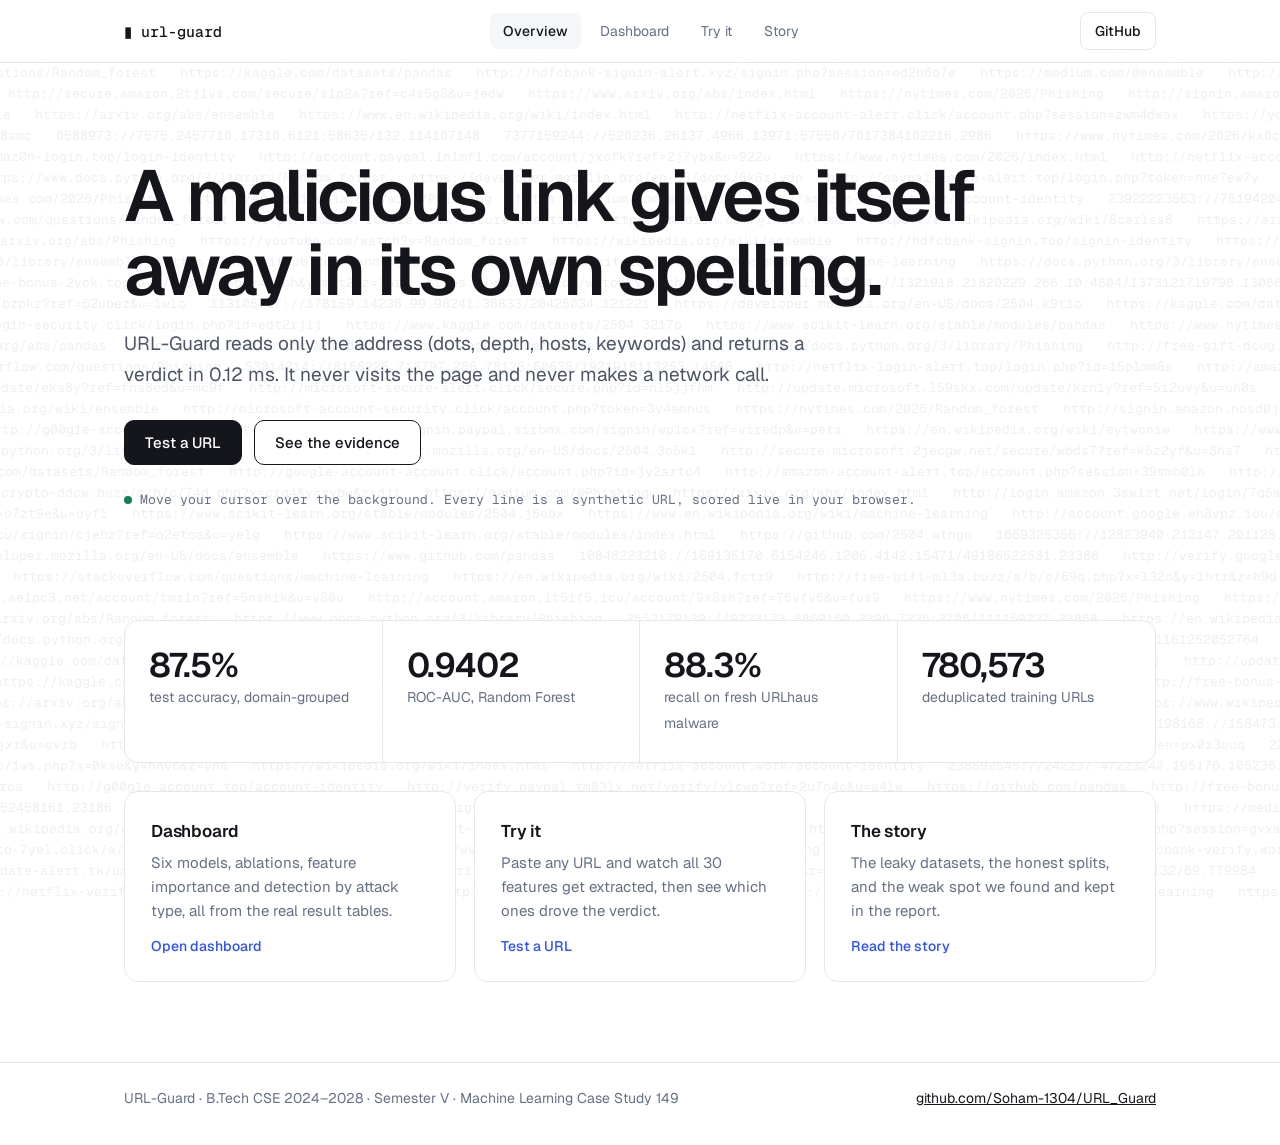
<file: DEMO.html>
<!DOCTYPE html>
<html lang="en">
<head>
<meta charset="utf-8">
<meta name="viewport" content="width=device-width, initial-scale=1">
<meta name="color-scheme" content="light">
<title>URL-Guard</title>
<meta name="description" content="Classifying malicious URLs from the address alone. Random Forest, 30 lexical features, 780,573 URLs, domain-grouped evaluation.">
<link rel="preconnect" href="https://fonts.googleapis.com"><link rel="preconnect" href="https://fonts.gstatic.com" crossorigin>
<link href="https://fonts.googleapis.com/css2?family=Geist:wght@400;500;600;700&family=Geist+Mono:wght@400;500&display=swap" rel="stylesheet">
<style>
:root{--ink:#14161b;--mute:#667085;--faint:#d5d9e0;--line:#e4e7ec;--soft:#f5f6f8;--blue:#2b50ff;--red:#d92d3a;--green:#12805c;--amber:#b45309;
--sans:"Geist",ui-sans-serif,system-ui,-apple-system,"Segoe UI",sans-serif;--mono:"Geist Mono",ui-monospace,SFMono-Regular,Menlo,Consolas,monospace}
*{box-sizing:border-box;margin:0}
body{background:#fff;color:var(--ink);font:400 16px/1.6 var(--sans);-webkit-font-smoothing:antialiased;min-height:100vh}
a{color:inherit}
:focus-visible{outline:2px solid var(--blue);outline-offset:3px;border-radius:4px}
#bg{position:fixed;inset:0;width:100%;height:100%;z-index:0}
.wrap{position:relative;z-index:1;max-width:1080px;margin:0 auto;padding:0 24px}
nav{position:sticky;top:0;z-index:5;background:rgba(255,255,255,.82);backdrop-filter:blur(10px);border-bottom:1px solid var(--line)}
nav .wrap{display:flex;align-items:center;justify-content:space-between;height:62px}
.logo{font:500 15px var(--mono);text-decoration:none}.logo i{font-style:normal;color:var(--blue)}
nav ul{display:flex;gap:6px;list-style:none;padding:0}
nav ul a{display:block;text-decoration:none;font-size:14px;color:var(--mute);padding:7px 13px;border-radius:8px}
nav ul a:hover{color:var(--ink);background:var(--soft)}nav ul a[aria-current]{color:var(--ink);background:var(--soft);font-weight:500}
.gh{font-size:14px;font-weight:500;text-decoration:none;border:1px solid var(--line);padding:7px 14px;border-radius:8px;background:#fff}.gh:hover{border-color:var(--ink)}
main{display:none;padding-bottom:80px}main.on{display:block}
.solid{background:rgba(255,255,255,.94);border:1px solid var(--line);border-radius:14px}
h1{font-size:clamp(38px,6.4vw,72px);line-height:1.03;letter-spacing:-.04em;font-weight:600;max-width:13em}
h2{font-size:clamp(26px,3.6vw,36px);letter-spacing:-.03em;line-height:1.12;font-weight:600}
h3{font-size:17px;font-weight:600;letter-spacing:-.01em}
.lede{margin-top:22px;max-width:36em;font-size:19px;color:#4b5565}
.pg{padding-top:56px}.pg>p.lede{margin-bottom:34px}
.btn{display:inline-block;font:500 15px var(--sans);text-decoration:none;padding:12px 20px;border-radius:10px;border:1px solid var(--ink);background:#fff;cursor:pointer;transition:background .15s}
.btn.p{background:var(--ink);color:#fff}.btn.p:hover{background:var(--blue);border-color:var(--blue)}.btn:not(.p):hover{background:var(--soft)}
.cta{margin-top:30px;display:flex;gap:12px;flex-wrap:wrap}
.hero{padding:96px 0 40px}
.hint{margin-top:26px;font:400 13px var(--mono);color:var(--mute);display:flex;gap:8px;align-items:center}
.hint b{display:inline-block;width:8px;height:8px;border-radius:50%;background:var(--green);animation:pl 1.8s infinite}
@keyframes pl{50%{opacity:.25}}
.kpis{display:grid;grid-template-columns:repeat(4,1fr);margin-top:72px;overflow:hidden}
.kpis div{padding:26px 24px;border-right:1px solid var(--line)}.kpis div:last-child{border:0}
.kpis strong{display:block;font:600 34px/1.1 var(--sans);letter-spacing:-.03em}
.kpis span{font-size:14px;color:var(--mute)}
.tour{margin-top:28px;display:grid;grid-template-columns:repeat(3,1fr);gap:18px}
.tour a{padding:26px;text-decoration:none;transition:border-color .15s,transform .15s}
.tour a:hover{border-color:var(--ink)}.tour p{color:var(--mute);font-size:15px;margin-top:6px}.tour em{font:500 14px var(--sans);font-style:normal;color:var(--blue);display:block;margin-top:14px}
/* dashboard */
.sec{padding:26px 28px;margin-top:18px}.sec>p{color:var(--mute);font-size:15px;max-width:44em;margin-top:6px}
.grid2{display:grid;grid-template-columns:1fr 1fr;gap:18px}.grid2 .sec{margin-top:18px}
.seg{display:flex;flex-wrap:wrap;gap:6px;margin:16px 0 8px}
.seg button{font:500 13px var(--sans);border:1px solid var(--line);background:#fff;border-radius:8px;padding:6px 12px;cursor:pointer;color:var(--mute)}
.seg button[aria-pressed=true]{background:var(--ink);color:#fff;border-color:var(--ink)}
.bar{display:grid;grid-template-columns:150px 1fr 72px;gap:14px;align-items:center;padding:7px 0;font-size:14px}
.bar .t{height:10px;background:var(--soft);border-radius:5px;overflow:hidden}.bar .t i{display:block;height:100%;background:#aeb4c0;border-radius:5px;transition:width .5s cubic-bezier(.2,.7,.2,1)}
.bar.w .t i{background:var(--blue)}.bar.w span:first-child{font-weight:600}.bar b{font:500 13px var(--mono);text-align:right}
.bar.r .t i{background:var(--red)}.bar.g .t i{background:var(--green)}.bar.a .t i{background:var(--amber)}
.tbl{width:100%;border-collapse:collapse;font-size:14px;margin-top:12px}.tbl td,.tbl th{text-align:left;padding:9px 8px;border-bottom:1px solid var(--line)}.tbl th{font-weight:500;color:var(--mute)}.tbl td:not(:first-child),.tbl th:not(:first-child){text-align:right;font-family:var(--mono);font-size:13px}
.note{font-size:13.5px;color:var(--mute);margin-top:12px}
.warn{border-color:#f0d9b5;background:rgba(255,251,243,.95)}
/* test */
.tin{display:flex;gap:10px;padding:14px}.tin input{flex:1;min-width:0;font:400 15px var(--mono);padding:13px 14px;border:1px solid var(--line);border-radius:10px;background:#fff;color:var(--ink)}
.tin input:focus{outline:2px solid var(--blue);outline-offset:-1px;border-color:transparent}
.chips{display:flex;flex-wrap:wrap;gap:8px;margin:14px 0 18px}.chips button{font:400 12.5px var(--mono);border:1px solid var(--line);background:#fff;border-radius:999px;padding:6px 12px;cursor:pointer;color:#475467}.chips button:hover{border-color:var(--ink);color:var(--ink)}
.res{display:grid;grid-template-columns:300px 1fr;gap:18px;margin-top:18px}
.verd{padding:26px;text-align:center}.verd .v{font:600 26px var(--sans);letter-spacing:-.02em}.verd .pc{font:600 54px/1.1 var(--sans);letter-spacing:-.04em;margin:6px 0}
.verd.ok{border-color:#9fd8c2;background:rgba(236,250,244,.96)}.verd.ok .v,.verd.ok .pc{color:var(--green)}
.verd.bad{border-color:#f0a8ae;background:rgba(254,240,241,.96)}.verd.bad .v,.verd.bad .pc{color:var(--red)}
.verd p{font-size:13.5px;color:#475467;text-align:left;margin-top:14px}.verd ul{text-align:left;margin:14px 0 0 18px;font-size:14px}
.fgrid{display:grid;grid-template-columns:repeat(2,1fr);gap:0 28px;margin-top:10px}
.fg h4{font:500 13px var(--sans);color:var(--mute);margin:14px 0 4px}
.fr{display:flex;justify-content:space-between;font:400 13px var(--mono);padding:3px 0;border-bottom:1px dashed var(--line)}.fr b{font-weight:500}.fr.hot b{color:var(--red)}
/* story */
.tl{position:relative;margin-top:10px;padding-left:34px}.tl:before{content:"";position:absolute;left:8px;top:8px;bottom:8px;width:1px;background:var(--line)}
.ev{position:relative;padding:22px 26px;margin-bottom:16px}.ev:before{content:"";position:absolute;left:-31px;top:30px;width:11px;height:11px;border-radius:50%;background:#fff;border:2px solid var(--blue)}
.ev.bad:before{border-color:var(--red)}
.ev p{color:#475467;margin-top:8px;max-width:46em}.ev code{font:400 13px var(--mono);background:var(--soft);padding:2px 6px;border-radius:5px}
.ev .stat{display:inline-block;font:500 13px var(--mono);margin-top:12px;padding:4px 10px;border-radius:7px;background:var(--soft)}
details{border-bottom:1px solid var(--line);padding:14px 0}details summary{cursor:pointer;font-weight:500;list-style:none;display:flex;justify-content:space-between;gap:12px}details summary:after{content:"+";font:400 20px var(--mono);color:var(--mute)}details[open] summary:after{content:"–"}
details p{color:#475467;margin-top:10px;font-size:15px;max-width:48em}
.code{background:var(--ink);color:#e7e9ee;border-radius:12px;padding:20px 24px;font:400 13.5px/1.7 var(--mono);overflow-x:auto;margin-top:16px;white-space:pre}.code .m{color:#8b92a0}.code .g{color:#7ee0b5}
footer{position:relative;z-index:1;background:rgba(255,255,255,.94);border-top:1px solid var(--line);padding:24px 0 36px;font-size:14px;color:var(--mute)}
footer .wrap{display:flex;justify-content:space-between;flex-wrap:wrap;gap:12px}footer a{color:var(--ink)}
@media(max-width:860px){.kpis,.tour,.grid2,.res,.fgrid{grid-template-columns:1fr}.kpis div{border-right:0;border-bottom:1px solid var(--line)}nav ul a{padding:7px 9px}.gh{display:none}.bar{grid-template-columns:110px 1fr 64px}}
@media(max-width:520px){.tin{flex-direction:column}.hero{padding-top:56px}}
@media(prefers-reduced-motion:reduce){*{transition:none!important;animation:none!important}}
</style>
</head>
<body>
<canvas id="bg" aria-hidden="true"></canvas>
<nav aria-label="Main"><div class="wrap">
  <a class="logo" href="#/">▮ url-guard</a>
  <ul id="nav"><li><a href="#/">Overview</a></li><li><a href="#/dashboard">Dashboard</a></li><li><a href="#/test">Try it</a></li><li><a href="#/story">Story</a></li></ul>
  <a class="gh" href="https://github.com/Soham-1304/URL_Guard" target="_blank" rel="noopener">GitHub</a>
</div></nav>

<main id="p-home" class="on"><div class="wrap">
  <section class="hero">
    <h1>A malicious link gives itself away in its own spelling.</h1>
    <p class="lede">URL-Guard reads only the address (dots, depth, hosts, keywords) and returns a verdict in 0.12 ms. It never visits the page and never makes a network call.</p>
    <div class="cta"><a class="btn p" href="#/test">Test a URL</a><a class="btn" href="#/dashboard">See the evidence</a></div>
    <p class="hint"><b></b>Move your cursor over the background. Every line is a synthetic URL, scored live in your browser.</p>
  </section>
  <div class="kpis solid">
    <div><strong>87.5%</strong><span>test accuracy, domain-grouped</span></div>
    <div><strong>0.9402</strong><span>ROC-AUC, Random Forest</span></div>
    <div><strong>88.3%</strong><span>recall on fresh URLhaus malware</span></div>
    <div><strong>780,573</strong><span>deduplicated training URLs</span></div>
  </div>
  <div class="tour">
    <a class="solid" href="#/dashboard"><h3>Dashboard</h3><p>Six models, ablations, feature importance and detection by attack type, all from the real result tables.</p><em>Open dashboard</em></a>
    <a class="solid" href="#/test"><h3>Try it</h3><p>Paste any URL and watch all 30 features get extracted, then see which ones drove the verdict.</p><em>Test a URL</em></a>
    <a class="solid" href="#/story"><h3>The story</h3><p>The leaky datasets, the honest splits, and the weak spot we found and kept in the report.</p><em>Read the story</em></a>
  </div>
</div></main>

<main id="p-dashboard"><div class="wrap pg">
  <h2>Every number, from the result tables.</h2>
  <p class="lede" style="font-size:17px">All six models were scored on the same domain-grouped test split of 55,292 URLs, so no domain appears in both training and test.</p>
  <div class="kpis solid" style="margin-top:0">
    <div><strong>87.70%</strong><span>precision, the highest of six</span></div>
    <div><strong>7.1%</strong><span>benign URLs wrongly flagged</span></div>
    <div><strong>100%</strong><span>of 25,372 IP-hosted malware caught</span></div>
    <div><strong>0.12 ms</strong><span>per URL to score</span></div>
  </div>
  <section class="sec solid"><h3>Model comparison</h3><p>Pick a metric. Bars start at zero, so gaps are not exaggerated.</p>
    <div class="seg" id="mseg"></div><div id="mbars"></div></section>
  <div class="grid2">
    <section class="sec solid"><h3>Detection by attack type</h3><p>Random Forest, share of URLs flagged malicious on the test set.</p><div id="sub"></div></section>
    <section class="sec solid"><h3>Most predictive features</h3><p>Drop in test ROC-AUC when a feature is shuffled.</p><div id="imp"></div></section>
  </div>
  <section class="sec solid"><h3>What feature engineering bought</h3><p>Random Forest F1 as feature groups were added. Axis starts at 0.70.</p><div id="abl"></div>
    <p class="note">Length alone scores ROC-AUC 0.5551, close to a coin flip. Removing the length group from the full set costs 2.07% F1, so it only helps in combination.</p></section>
  <section class="sec solid"><h3>Datasets and leakage protection</h3>
    <div style="overflow-x:auto"><table class="tbl"><tr><th>Split</th><th>Rows</th><th>Domains</th><th>% malicious</th></tr>
    <tr><td>Train</td><td>286,919</td><td>110,271</td><td>39.3%</td></tr><tr><td>Validation</td><td>57,538</td><td>22,130</td><td>39.0%</td></tr><tr><td>Test</td><td>55,292</td><td>22,061</td><td>38.9%</td></tr>
    <tr><td>External malicious</td><td>85,835</td><td>44,087</td><td>100%</td></tr><tr><td>External benign</td><td>4,190</td><td>3,862</td><td>0%</td></tr><tr><td>URLhaus fresh feed</td><td>43,599</td><td>17,030</td><td>100%</td></tr></table></div></section>
  <section class="sec solid warn"><h3>Where it struggles</h3><p>On the external collector, Random Forest flags only 27.6% of malicious URLs and clears 67.2% of benign ones. Phishing is caught 74.7% of the time on the test split, below malware at 87.0%. We report this because a model that only shows its best number can't be trusted. The <a href="#/story">story page</a> explains why this happens.</p></section>
</div></main>

<main id="p-test"><div class="wrap pg">
  <h2>Paste a URL. Watch it get read.</h2>
  <p class="lede" style="font-size:17px">The 30 features below are computed by a JavaScript port of the project's extractor. The verdict comes from a transparent preview scorer, because the trained forest runs in Python.</p>
  <form class="tin solid" id="form"><input id="inp" aria-label="URL to scan" placeholder="http://paypal-verification-account-security.com/login.php?update=true" autocomplete="off" spellcheck="false"><button class="btn p" type="submit">Analyze</button></form>
  <div class="chips" id="chips"></div>
  <div class="res" id="res"></div>
  <p class="note">For the real Random Forest verdict, run <code>streamlit run app.py</code> from the repo. The preview scorer here is a hand-weighted rule set over the same features and will disagree with the model on edge cases.</p>
</div></main>

<main id="p-story"><div class="wrap pg">
  <h2>How a class project became a careful one.</h2>
  <p class="lede" style="font-size:17px">The headline accuracy is the least interesting part. The decisions behind it are what make it believable.</p>
  <div class="tl">
    <div class="ev solid"><h3>The problem</h3><p>Blocklists only know URLs someone already reported, and opening a suspicious link to inspect it is the risk itself. The goal: decide from the string alone, before anyone clicks.</p></div>
    <div class="ev solid"><h3>The data was lying</h3><p>Merging the Kaggle collectors, 522,260 URLs turned out to be identical across two files. We deduplicated them and dropped 13,124 URLs labeled both benign and malicious.</p><span class="stat">84.6% overlap · 13,124 label conflicts</span></div>
    <div class="ev solid"><h3>The model could guess the source</h3><p>A forest could predict which collector a URL came from far above chance, a sign it would learn the collector instead of the threat. So training uses one source only, and the others are held out for testing.</p><span class="stat">source-bias gap 0.447</span></div>
    <div class="ev solid"><h3>Splits by domain, not by row</h3><p>Related URLs from one domain leak across a random split and inflate scores. Train, validation and test share no domains, with at most 50 URLs per domain.</p></div>
    <div class="ev solid"><h3>Six algorithms, one honest comparison</h3><p>Random Forest won on accuracy, precision and AUC. KNN needed 108 seconds just to score the test set. Naive Bayes collapsed to 21% recall because URL features are strongly correlated, which breaks its independence assumption.</p><span class="stat">Random Forest · 0.9402 ROC-AUC</span></div>
    <div class="ev solid"><h3>What the model actually looks at</h3><p>The dot count dominates: shuffling it costs about 0.11 ROC-AUC, more than three times any other feature. Malicious URLs lean on subdomains, dotted IPs and file extensions.</p></div>
    <div class="ev solid"><h3>Fresh malware it had never seen</h3><p>On 29,715 URLhaus URLs from unseen domains, it flagged 88.8%. Every one of the 25,372 raw-IP URLs was caught.</p><span class="stat">88.8% zero-shot · 100% IP hosts</span></div>
    <div class="ev solid bad"><h3>Where it falls short</h3><p>On the external balanced collector, only 27.6% of malicious URLs are flagged and 67.2% of benign ones cleared. A URL-only model also cannot catch a clean-looking URL on a hacked legitimate site. Phishing, which imitates normal addresses, is the hardest class.</p><span class="stat">27.6% recall · 67.2% specificity on external set</span></div>
  </div>
  <section class="sec solid" style="margin-top:34px"><h3>The six research questions</h3>
    <details><summary>Can malicious URLs be classified without visiting the site?</summary><p>Yes. 87.50% accuracy and 0.9402 ROC-AUC from the string alone, with no network request, DNS query or page content.</p></details>
    <details><summary>Which features are most predictive?</summary><p>n_dots first, then path_length, n_params, n_slashes, hostname_length and n_subdomains, by permutation importance.</p></details>
    <details><summary>Which algorithm performs best?</summary><p>Random Forest, with the best accuracy, precision and ROC-AUC. Gradient Boosting has the best recall.</p></details>
    <details><summary>Does URL length contribute?</summary><p>Only alongside other features. Alone it reaches 0.5551 ROC-AUC. Benign URLs average 56.9 characters and malicious ones 59.2.</p></details>
    <details><summary>How does feature engineering help?</summary><p>F1 rose from 0.7657 to 0.8317 and ROC-AUC from 0.8907 to 0.9375 as structural, host, keyword and brand features were added.</p></details>
    <details><summary>Can it classify unseen URLs?</summary><p>Yes, with limits: 88.8% on unseen URLhaus domains, but weaker on the external balanced collector.</p></details></section>
  <div class="code"><span class="m"># reproduce everything</span>
<span class="g">$</span> pip install -r requirements.txt
<span class="g">$</span> streamlit run app.py
<span class="g">$</span> python -m pytest url-guard/tests   <span class="m"># 27 tests</span></div>
</div></main>

<footer><div class="wrap"><span>URL-Guard · B.Tech CSE 2024–2028 · Semester V · Machine Learning Case Study 149</span><a href="https://github.com/Soham-1304/URL_Guard" target="_blank" rel="noopener">github.com/Soham-1304/URL_Guard</a></div></footer>

<script>
const $=s=>document.querySelector(s),pct=v=>(v*100).toFixed(2)+"%";
/* ---- port of url-guard/src/features.py ---- */
const KW="login signin sign-in verify verification secure account update confirm banking password passwd wallet webscr billing invoice support unlock suspend recover authenticate free bonus prize gift crypto airdrop".split(" ");
const SHORT=new Set("bit.ly tinyurl.com t.co goo.gl ow.ly is.gd buff.ly rebrand.ly cutt.ly shorturl.at tiny.cc rb.gy t.ly".split(" "));
const RISKY=new Set("zip mov xyz top tk ml ga cf gq click country work support rest icu cyou buzz monster sbs cfd".split(" "));
const BRANDS="google facebook paypal amazon apple microsoft netflix instagram whatsapp linkedin twitter youtube github dropbox adobe ebay walmart chase wellsfargo bankofamerica citibank hdfcbank icicibank sbi paytm phonepe flipkart outlook office365 yahoo spotify steam binance coinbase metamask dhl fedex ups usps irs".split(" ");
const GROUPS={"Length":["url_length","hostname_length","path_length","query_length","longest_token_len"],"Counts":["n_dots","n_hyphens","n_slashes","n_digits","n_special","n_params","n_pct_encoded","n_at","path_depth","n_subdomains","keyword_count"],"Ratios":["digit_ratio","letter_ratio","special_ratio"],"Host":["has_ip_host","has_port","has_punycode","is_shortener","risky_tld","host_entropy","domain_digit_count","domain_hyphen_count"],"Brand":["min_brand_dist","brand_in_subdomain","brand_in_path"]};
function lev(a,b,cap=4){if(a===b)return 0;if(Math.abs(a.length-b.length)>cap)return cap+1;let p=Array.from({length:b.length+1},(_,i)=>i);for(let i=1;i<=a.length;i++){const c=[i];for(let j=1;j<=b.length;j++)c.push(Math.min(p[j]+1,c[j-1]+1,p[j-1]+(a[i-1]!==b[j-1]?1:0)));if(Math.min(...c)>cap)return cap+1;p=c}return p[b.length]}
function ent(s){if(!s)return 0;const m={};for(const c of s)m[c]=(m[c]||0)+1;return -Object.values(m).reduce((a,v)=>a+v/s.length*Math.log2(v/s.length),0)}
function feats(raw){
  raw=(raw||"").trim();if(!raw)return null;
  const u=/^[a-z][a-z0-9+.\-]*:\/\//i.test(raw)?raw:"http://"+raw.replace(/^\/+/,"");
  let P;try{P=new URL(u)}catch{return null}
  const host=P.hostname.toLowerCase().replace(/^\[|\]$/g,"");if(!host)return null;
  const nos=u.split("://")[1],m=nos.match(/^([^\/?#]*)([^?#]*)(?:\?([^#]*))?/),path=m[2]||"",query=m[3]||"";
  let dec=nos;try{dec=decodeURIComponent(nos)}catch{}dec=dec.toLowerCase();
  const ip=/^(\d{1,3}\.){3}\d{1,3}$/.test(host)||/^0x[0-9a-f]+$/i.test(host)||/^\d{8,10}$/.test(host)||host.includes(":");
  const L=host.split("."),two=L.length>=3&&L[L.length-1].length===2&&["co","com","org","net","gov","ac","edu"].includes(L[L.length-2]),sl=two?2:1;
  const domain=ip?"":(L[L.length-sl-1]||""),suffix=L.slice(L.length-sl).join(".");
  let sub=ip?[]:L.slice(0,Math.max(0,L.length-sl-1));if(sub[0]==="www")sub=sub.slice(1);
  const reg=ip?host:[domain,suffix].filter(Boolean).join(".");
  const n=nos.length,dg=(nos.match(/\d/g)||[]).length,lt=(nos.match(/[a-z]/gi)||[]).length,sp=n-dg-lt,tk=nos.split(/[^a-zA-Z0-9]+/).filter(Boolean);
  const bd=domain&&!ip?Math.min(...BRANDS.map(b=>lev(domain,b))):5,st=sub.join(".").toLowerCase(),pt=(path+"?"+query).toLowerCase();
  const port=P.port===""?null:+P.port;
  return{url_length:n,hostname_length:host.length,path_length:path.length,query_length:query.length,longest_token_len:Math.max(0,...tk.map(t=>t.length)),
    n_dots:(nos.match(/\./g)||[]).length,n_hyphens:(nos.match(/-/g)||[]).length,n_slashes:(nos.match(/\//g)||[]).length,n_digits:dg,n_special:sp,
    n_params:query.split("&").filter(Boolean).length,n_pct_encoded:(nos.match(/%[0-9a-f]{2}/gi)||[]).length,n_at:(nos.match(/@/g)||[]).length,
    path_depth:path.split("/").filter(Boolean).length,n_subdomains:ip?0:sub.length,keyword_count:KW.reduce((a,k)=>a+dec.split(k).length-1,0),
    digit_ratio:+(dg/n).toFixed(3),letter_ratio:+(lt/n).toFixed(3),special_ratio:+(sp/n).toFixed(3),
    has_ip_host:+ip,has_port:+(port!==null&&port!==80&&port!==443),has_punycode:+host.includes("xn--"),is_shortener:+SHORT.has(reg),
    risky_tld:+RISKY.has(suffix.split(".").pop()),host_entropy:+ent(host).toFixed(2),domain_digit_count:(domain.match(/\d/g)||[]).length,domain_hyphen_count:(domain.match(/-/g)||[]).length,
    min_brand_dist:bd,brand_in_subdomain:+BRANDS.some(b=>st.includes(b)&&b!==domain),brand_in_path:+BRANDS.some(b=>pt.includes(b)&&b!==domain)};
}
/* preview scorer: transparent hand-weighted rules over the real features (NOT the trained forest) */
function score(f){
  let s=-1.8;const w=[],add=(v,t)=>{if(v>0){s+=v;w.push([v,t])}};
  add(f.has_ip_host*3,"IP address used as host");add(f.has_port*1,"non-standard port");
  add(Math.max(0,f.n_dots-2)*.45,f.n_dots+" dots");add(Math.min(f.n_subdomains,4)*.35*(f.n_subdomains>1),f.n_subdomains+" subdomains");
  add(Math.min(f.keyword_count,4)*.55,f.keyword_count+" suspicious keyword"+(f.keyword_count>1?"s":""));
  add(f.risky_tld*1.3,"risky top-level domain");add(f.domain_hyphen_count*.3,f.domain_hyphen_count+" hyphens in domain");
  add(Math.min(f.domain_digit_count,3)*.15,"digits inside domain name");add(f.brand_in_subdomain*1.6,"brand name used as a subdomain");add(f.brand_in_path*.9,"brand name in path");
  add(f.min_brand_dist>0&&f.min_brand_dist<=2?1:0,"domain close to a known brand");add(f.n_at*1.5,"@ symbol");add(f.is_shortener*.8,"link shortener");add(f.has_punycode,"punycode host");
  add(f.n_params*.35,f.n_params+" query parameter"+(f.n_params>1?"s":""));add(Math.max(0,f.path_length-40)*.02,"long path");add(Math.min(f.n_pct_encoded,5)*.2,"percent-encoded characters");add(f.host_entropy>3.8?.5:0,"high-entropy host");
  return{p:1/(1+Math.exp(-s)),why:w.sort((a,b)=>b[0]-a[0]).map(x=>x[1])};
}
/* ---- ASCII URL field ---- */
const cv=$("#bg"),cx=cv.getContext("2d"),reduce=matchMedia("(prefers-reduced-motion: reduce)").matches;
const R=a=>a[Math.random()*a.length|0],rs=n=>Array.from({length:n},()=>"abcdefghijklmnopqrstuvwxyz0123456789"[Math.random()*36|0]).join("");
const GOOD=["wikipedia.org/wiki/","github.com/","docs.python.org/3/library/","stackoverflow.com/questions/","nytimes.com/2026/","developer.mozilla.org/en-US/docs/","arxiv.org/abs/","youtube.com/watch?v=","en.wikipedia.org/wiki/","medium.com/@","kaggle.com/datasets/","scikit-learn.org/stable/modules/"];
const mkGood=()=>"https://"+R(["www.",""])+R(GOOD)+R(["Random_forest","pandas","2504."+rs(5),"ensemble","machine-learning",rs(8),"Phishing","index.html"]);
const mkBad=()=>{const k=Math.random()*5|0,b=R(["paypal","google","amazon","netflix","hdfcbank","microsoft"]),w=R(["login","verify","secure","account","update","signin"]);
  return k===0?`http://${rs(3)}.${rs(3)}.${rs(2)}.${rs(2)}:${rs(0)||(1000+Math.random()*60000|0)}/${R(["bin.sh","mirai.x86","a.exe","payload"])}`.replace(/[a-z]/g,()=>Math.random()*255|0)
   :k===1?`http://${b}-${w}-${R(["account","security","alert"])}.${R(["xyz","top","click","tk"])}/${w}.php?${R(["id","session","token"])}=${rs(8)}`
   :k===2?`http://${w}.${b}.${rs(6)}.${R(["com","net","icu"])}/${w}/${rs(5)}?ref=${rs(6)}&u=${rs(4)}`
   :k===3?`http://${b.replace(/o/g,"0").replace(/l/g,"1")}-${w}.${R(["xyz","top","work"])}/${w}-identity`
   :`http://free-${R(["gift","bonus","prize","crypto"])}-${rs(4)}.${R(["top","click","buzz"])}/a/b/c/${rs(3)}.php?x=${rs(4)}&y=${rs(4)}&z=${rs(3)}`};
let rows=[],W,H,cw,LH=21,mx=-1,my=-1,last=0;
function mkRow(i){const segs=[];let s="",len=0;const target=Math.ceil(W/cw)*1.6+40;
  while(len<target){const url=Math.random()<.5?mkGood():mkBad(),f=feats(url),sc=f?score(f):{p:.5};segs.push({a:s.length,b:s.length+url.length,url,p:sc.p});s+=url+"   ";len=s.length}
  return{s,segs,L:s.length,off:Math.random()*s.length*cw,v:(8+Math.random()*20)*(i%2?1:-1)}}
function size(){const d=devicePixelRatio||1;W=innerWidth;H=innerHeight;cv.width=W*d;cv.height=H*d;cx.setTransform(d,0,0,d,0,0);cx.font='400 13px "Geist Mono",ui-monospace,Menlo,monospace';cw=cx.measureText("M").width;rows=Array.from({length:Math.ceil(H/LH)+1},(_,i)=>mkRow(i))}
function draw(t){
  const dt=Math.min(.05,(t-last)/1000||0);last=t;cx.clearRect(0,0,W,H);cx.font='400 13px "Geist Mono",ui-monospace,Menlo,monospace';cx.textBaseline="middle";
  const hr=my>=0?Math.floor(my/LH):-9;let tag=null;
  rows.forEach((r,i)=>{if(!reduce)r.off=(r.off+r.v*dt+r.L*cw*4)%(r.L*cw);
    const P=r.L*cw,x0=-r.off,y=i*LH+LH/2,near=Math.abs(i-hr);
    cx.fillStyle=near===0?"rgba(20,22,27,.16)":near===1?"rgba(20,22,27,.12)":"rgba(95,106,125,.105)";
    cx.fillText(r.s,x0,y);cx.fillText(r.s,x0+P,y);
    if(near===0){let ci=((mx-x0)/cw)|0;ci=((ci%r.L)+r.L)%r.L;const sg=r.segs.find(g=>ci>=g.a&&ci<g.b);
      if(sg){const bad=sg.p>=.5,col=bad?"217,45,58":"18,128,92";
        [x0,x0+P].forEach(bx=>{const x=bx+sg.a*cw;if(x+sg.url.length*cw>0&&x<W){cx.fillStyle=`rgba(${col},.1)`;cx.fillRect(x-3,y-LH/2+1,sg.url.length*cw+6,LH-2);cx.fillStyle=`rgb(${col})`;cx.fillText(sg.url,x,y)}});
        tag={t:(bad?"malicious ":"benign ")+Math.round(sg.p*100)+"%",col}}}});
  if(tag){cx.font='500 12px "Geist Mono",monospace';const tw=cx.measureText(tag.t).width+18,tx=Math.min(mx+14,W-tw-8),ty=Math.min(my+16,H-30);
    cx.fillStyle="#fff";cx.strokeStyle=`rgb(${tag.col})`;cx.beginPath();cx.roundRect(tx,ty,tw,24,7);cx.fill();cx.stroke();cx.fillStyle=`rgb(${tag.col})`;cx.fillText(tag.t,tx+9,ty+12.5)}
  requestAnimationFrame(draw)}
addEventListener("pointermove",e=>{if(e.target.closest(".solid,nav,.btn,input,button,.tin,details,.code,footer,.chips")){mx=my=-1}else{mx=e.clientX;my=e.clientY}});
document.addEventListener("pointerleave",()=>{mx=my=-1});
let rz;addEventListener("resize",()=>{clearTimeout(rz);rz=setTimeout(size,200)});
(document.fonts&&document.fonts.ready||Promise.resolve()).then(()=>{size();requestAnimationFrame(draw)});
/* ---- dashboard ---- */
const M=[["Random Forest",.875,.877,.7916,.8321,.9402,.8828],["Gradient Boosting",.8678,.8372,.822,.8295,.9319,.9045],["KNN",.8585,.8501,.7751,.8109,.9192,.8945],["Decision Tree",.8506,.8077,.8116,.8097,.8949,.9039],["Logistic Regression",.7948,.723,.771,.7462,.8663,.9073],["Naive Bayes",.6726,.8191,.2098,.334,.7434,.8721]];
const MN=["Accuracy","Precision","Recall","F1","ROC-AUC","URLhaus recall"];let mi=4;
function bars(el,data,fmt,cls=""){$(el).innerHTML=data.map(d=>`<div class="bar ${d.c||cls}"><span>${d.n}</span><div class="t"><i style="width:${Math.max(0,Math.min(100,d.w))}%"></i></div><b>${fmt(d.v)}</b></div>`).join("")}
function drawM(){$("#mseg").innerHTML=MN.map((n,i)=>`<button aria-pressed="${i===mi}" data-i="${i}">${n}</button>`).join("");
  bars("#mbars",M.map((r,i)=>({n:r[0],v:r[mi+1],w:r[mi+1]*100,c:r[0]==="Random Forest"?"w":""})),pct)}
$("#mseg").addEventListener("click",e=>{const b=e.target.closest("button");if(b){mi=+b.dataset.i;drawM()}});drawM();
bars("#sub",[["Malware",.8696,"g"],["Defacement",.8222,"g"],["Phishing",.7474,"a"],["Benign (false alarms)",.0714,"r"]].map(a=>({n:a[0],v:a[1],w:a[1]*100,c:a[2]})),pct);
bars("#imp",[["n_dots",.11],["path_length",.033],["n_params",.027],["n_slashes",.02],["hostname_length",.019],["n_subdomains",.018]].map(a=>({n:a[0],v:a[1],w:a[1]/.11*100,c:a[0]==="n_dots"?"w":""})),v=>"−"+v.toFixed(3));
bars("#abl",[["Raw length + counts (6)",.7657],["+ structure (18)",.8189],["+ host signals (26)",.8279],["+ keywords (27)",.828],["+ brand typosquat (30)",.8317]].map((a,i)=>({n:a[0],v:a[1],w:(a[1]-.7)/.2*100,c:i===4?"w":""})),v=>v.toFixed(4));
/* ---- test page ---- */
const PRE=[["Google search","https://www.google.com/search?q=machine+learning+research"],["Wikipedia","https://en.wikipedia.org/wiki/Random_forest"],["Fake PayPal","http://paypal-verification-account-security.com/login.php?update=true"],["Raw IP malware","http://175.173.82.102:52403/bin.sh"],["Google lookalike","http://g00gle-security-alert.xyz/verify-identity"],["Bank login lure","https://secure-banking-login-auth.net/portal/signin?ref=account"]];
$("#chips").innerHTML=PRE.map((p,i)=>`<button data-i="${i}">${p[0]}</button>`).join("");
function analyze(raw){const f=feats(raw);
  if(!f){$("#res").innerHTML=`<div class="sec solid" style="grid-column:1/-1;margin:0"><h3>That doesn't look like a URL</h3><p>Enter a host and optional path, for example <code>example.com/login?id=1</code>.</p></div>`;return}
  const s=score(f),bad=s.p>=.5,hot=new Set(["has_ip_host","has_port","risky_tld","brand_in_subdomain","brand_in_path","has_punycode","is_shortener","n_at"]);
  $("#res").innerHTML=`<div class="verd solid ${bad?"bad":"ok"}"><div class="v">${bad?"Malicious":"Benign"}</div><div class="pc">${Math.round(s.p*100)}%</div><div style="font-size:13px;color:#475467">preview probability</div>
    ${s.why.length?`<ul>${s.why.slice(0,5).map(x=>`<li>${x}</li>`).join("")}</ul>`:`<p>No structural red flags found.</p>`}</div>
    <div class="sec solid" style="margin:0"><h3>30 features extracted</h3><div class="fgrid">${Object.entries(GROUPS).map(([g,ks])=>`<div class="fg"><h4>${g}</h4>${ks.map(k=>`<div class="fr ${hot.has(k)&&f[k]?"hot":""}"><span>${k}</span><b>${f[k]}</b></div>`).join("")}</div>`).join("")}</div></div>`}
$("#form").addEventListener("submit",e=>{e.preventDefault();analyze($("#inp").value)});
$("#chips").addEventListener("click",e=>{const b=e.target.closest("button");if(b){$("#inp").value=PRE[+b.dataset.i][1];analyze($("#inp").value)}});
analyze(PRE[2][1]);$("#inp").value=PRE[2][1];
/* ---- router ---- */
const ROUTES={"/":"home","/dashboard":"dashboard","/test":"test","/story":"story"};
function route(){const r=location.hash.replace(/^#/,"")||"/",k=ROUTES[r]||"home";
  document.querySelectorAll("main").forEach(m=>m.classList.toggle("on",m.id==="p-"+k));
  document.querySelectorAll("#nav a").forEach(a=>a.getAttribute("href")==="#"+(r in ROUTES?r:"/")?a.setAttribute("aria-current","page"):a.removeAttribute("aria-current"));
  document.title=(k==="home"?"URL-Guard":"URL-Guard · "+{dashboard:"Dashboard",test:"Try it",story:"Story"}[k]);scrollTo(0,0)}
addEventListener("hashchange",route);route();
</script>
</body>
</html>
</file>
